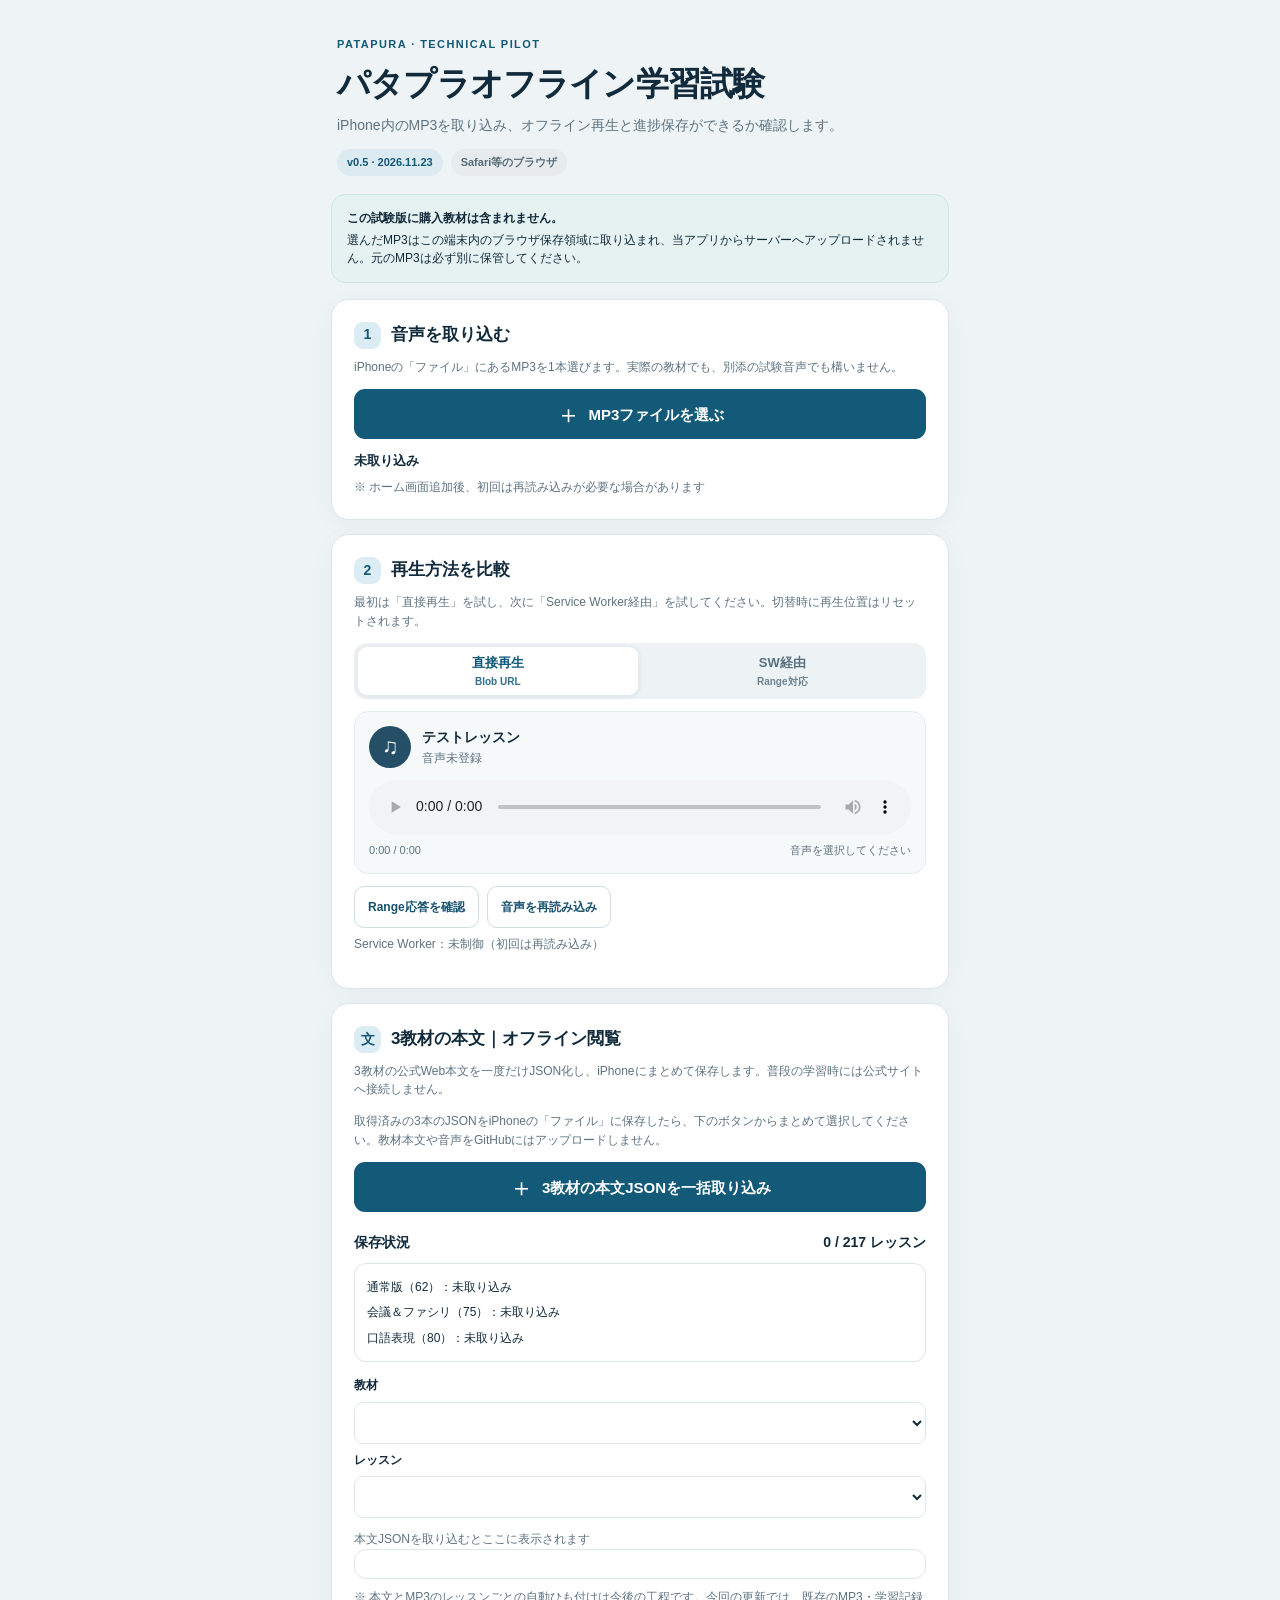
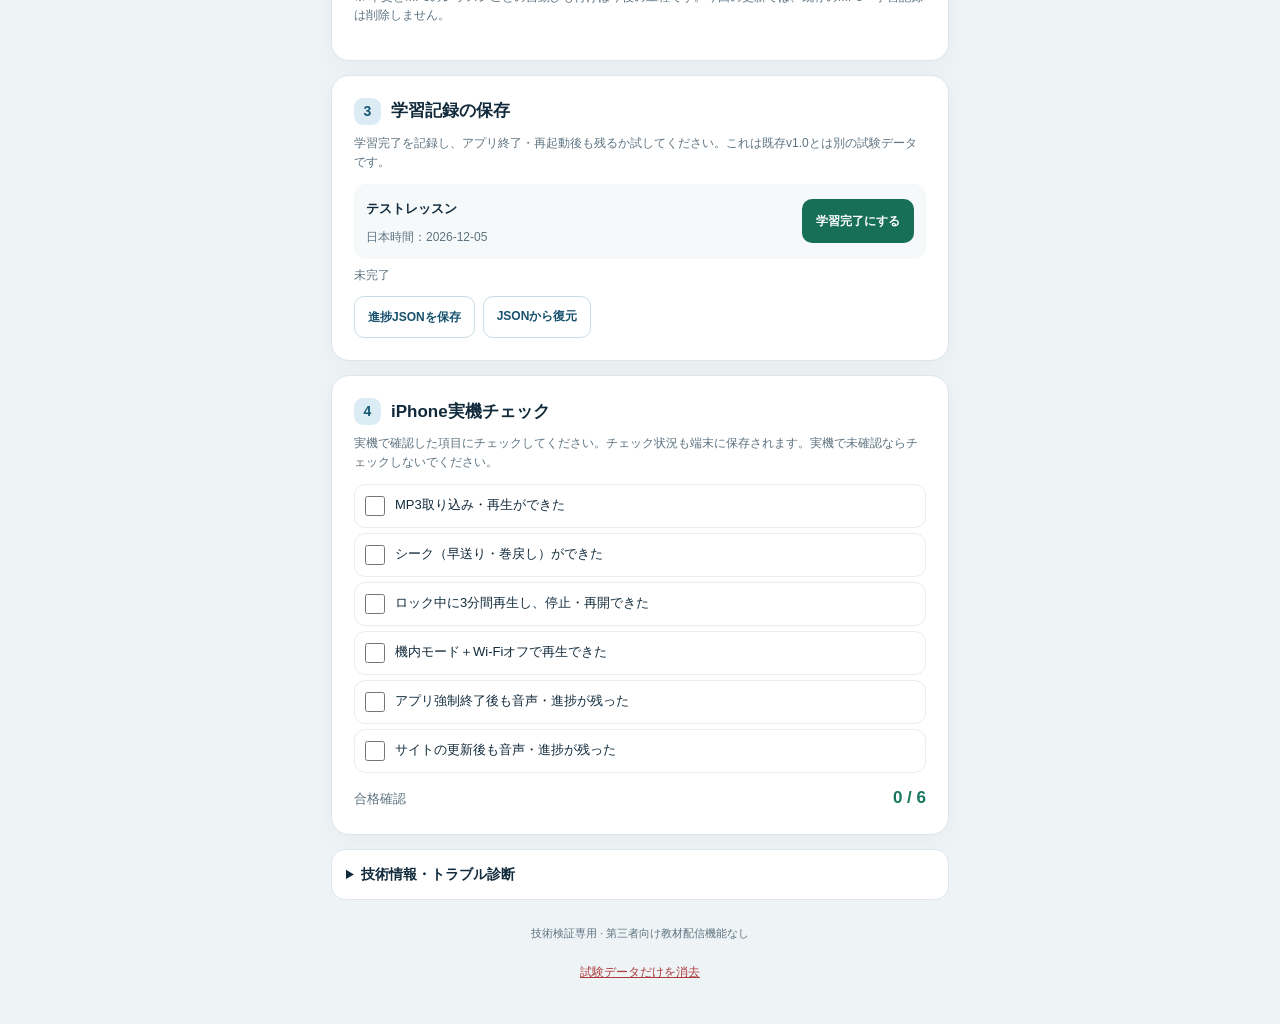
<file: index.html>
<!doctype html>
<html lang="ja">
<head>
<meta charset="utf-8">
<meta name="viewport" content="width=device-width,initial-scale=1,viewport-fit=cover">
<meta name="theme-color" content="#123d59">
<meta name="apple-mobile-web-app-capable" content="yes">
<meta name="apple-mobile-web-app-status-bar-style" content="default">
<meta name="apple-mobile-web-app-title" content="パタプラ試験">
<meta name="description" content="本人の端末内音声を取り込み、PWA再生を検証する個人用試験アプリ。">
<link rel="manifest" href="./manifest.webmanifest">
<link rel="apple-touch-icon" href="./icon.svg">
<link rel="icon" href="./icon.svg">
<link rel="stylesheet" href="./style.css">
<title>今日のパタプラ｜音声PWA実機試験</title>
</head>
<body>
<main class="wrap">
<header class="header">
 <div class="header-kicker">PATAPURA · TECHNICAL PILOT</div>
 <h1>パタプラオフライン学習試験</h1>
 <p>iPhone内のMP3を取り込み、オフライン再生と進捗保存ができるか確認します。</p>
 <div class="status-row"><span class="tag">v0.5 · 2026.11.23</span><span id="modeLabel" class="tag tag-muted">起動環境を確認中</span></div>
</header>
<section class="notice" aria-label="注意"><strong>この試験版に購入教材は含まれません。</strong> 選んだMP3はこの端末内のブラウザ保存領域に取り込まれ、当アプリからサーバーへアップロードされません。元のMP3は必ず別に保管してください。</section>
<section class="panel" aria-labelledby="sec1">
 <div class="step-head"><span class="num">1</span><h2 id="sec1">音声を取り込む</h2></div>
 <p class="hint">iPhoneの「ファイル」にあるMP3を1本選びます。実際の教材でも、別添の試験音声でも構いません。</p>
 <label for="audioFile" class="file-input"> <span aria-hidden="true">＋</span> MP3ファイルを選ぶ </label>
 <input id="audioFile" class="visually-hidden" type="file" accept=".mp3,audio/mpeg,audio/mp3,audio/*">
 <div id="fileStatus" class="file-status" role="status">未取り込み</div>
 <div id="storageStatus" class="small-muted"></div>
</section>
<section class="panel" aria-labelledby="sec2">
 <div class="step-head"><span class="num">2</span><h2 id="sec2">再生方法を比較</h2></div>
 <p class="hint">最初は「直接再生」を試し、次に「Service Worker経由」を試してください。切替時に再生位置はリセットされます。</p>
 <div class="segmented" role="group" aria-label="音声の読み込み方式">
   <button id="blobMode" class="selected" type="button" aria-pressed="true">直接再生 <small>Blob URL</small></button>
   <button id="swMode" type="button" aria-pressed="false">SW経由 <small>Range対応</small></button>
 </div>
 <div class="player-card">
  <div class="player-top"><span class="disc" aria-hidden="true">♫</span><div><strong>テストレッスン</strong><span id="trackTitle">音声未登録</span></div></div>
  <audio id="audioPlayer" controls preload="metadata" playsinline aria-label="テスト音声プレイヤー"></audio>
  <div class="audio-info"><span id="audioTime">0:00 / 0:00</span><span id="playbackState">音声を選択してください</span></div>
 </div>
 <div class="inline-actions"><button class="outline" id="rangeCheck" type="button">Range応答を確認</button><button class="outline" id="reloadAudio" type="button">音声を再読み込み</button></div>
 <p class="small-muted" id="swStatus">Service Worker状態：確認中</p>
</section>
<section class="panel" aria-labelledby="secOfflineLibrary">
 <div class="step-head"><span class="num">文</span><h2 id="secOfflineLibrary">3教材の本文｜オフライン閲覧</h2></div>
 <p class="hint">3教材の公式Web本文を一度だけJSON化し、iPhoneにまとめて保存します。普段の学習時には公式サイトへ接続しません。</p>
 <p class="hint">取得済みの3本のJSONをiPhoneの「ファイル」に保存したら、下のボタンからまとめて選択してください。教材本文や音声をGitHubにはアップロードしません。</p>
 <label class="file-input" for="offlineJsonFiles"><span aria-hidden="true">＋</span> 3教材の本文JSONを一括取り込み</label>
 <input id="offlineJsonFiles" class="visually-hidden" type="file" multiple accept=".json,application/json">
 <div class="study-reader-head"><strong>保存状況</strong><strong id="offlineTotalCount">0 / 217 レッスン</strong></div>
 <div id="offlineLibrarySummary" class="library-summary"></div>
 <div id="offlineImportStatus" class="small-muted" role="status"></div>
 <div class="library-pickers">
   <label for="offlineCourseSelect">教材</label>
   <select id="offlineCourseSelect" class="field" aria-label="閲覧する教材"></select>
   <label for="offlineLessonSelect">レッスン</label>
   <select id="offlineLessonSelect" class="field" aria-label="閲覧するレッスン"></select>
 </div>
 <div id="offlineLessonMeta" class="small-muted"></div>
 <div id="offlineLessonBody" class="study-reader"></div>
 <p class="hint">※ 本文とMP3のレッスンごとの自動ひも付けは今後の工程です。今回の更新では、既存のMP3・学習記録は削除しません。</p>
</section>
<section class="panel" aria-labelledby="sec3">
 <div class="step-head"><span class="num">3</span><h2 id="sec3">学習記録の保存</h2></div>
 <p class="hint">学習完了を記録し、アプリ終了・再起動後も残るか試してください。これは既存v1.0とは別の試験データです。</p>
 <div class="progress-card"><div><strong>テストレッスン</strong><span id="todayDate" class="small-muted"></span></div><button id="completeBtn" class="solid" type="button">学習完了にする</button></div>
 <div id="completeState" class="small-muted">未完了</div>
 <div class="inline-actions"><button class="outline" id="exportBackup" type="button">進捗JSONを保存</button><label for="backupFile" class="outline label-button">JSONから復元</label><input class="visually-hidden" type="file" id="backupFile" accept=".json,application/json"></div>
</section>
<section class="panel" aria-labelledby="sec4">
 <div class="step-head"><span class="num">4</span><h2 id="sec4">iPhone実機チェック</h2></div>
 <p class="hint">実機で確認した項目にチェックしてください。チェック状況も端末に保存されます。実機で未確認ならチェックしないでください。</p>
 <div class="check-list" id="checkList">
  <label><input type="checkbox" data-check="import"><span>MP3取り込み・再生ができた</span></label>
  <label><input type="checkbox" data-check="seek"><span>シーク（早送り・巻戻し）ができた</span></label>
  <label><input type="checkbox" data-check="lock"><span>ロック中に3分間再生し、停止・再開できた</span></label>
  <label><input type="checkbox" data-check="offline"><span>機内モード＋Wi-Fiオフで再生できた</span></label>
  <label><input type="checkbox" data-check="restart"><span>アプリ強制終了後も音声・進捗が残った</span></label>
  <label><input type="checkbox" data-check="update"><span>サイトの更新後も音声・進捗が残った</span></label>
 </div>
 <div class="pass-count"><span>合格確認</span><strong id="checkedCount">0 / 6</strong></div>
</section>
<details class="details"><summary>技術情報・トラブル診断</summary><div class="tech"><p id="diagnostics"></p><p class="small-muted">サービスワーカーが使えない場合は、HTTPSで開いてください。サイト初回起動後は再読み込みするとSW経由試験が可能になります。</p><div class="inline-actions"><button id="copyLog" class="outline" type="button">診断ログをコピー</button><button id="requestPersist" class="outline" type="button">保存保護を要求</button></div><pre id="log" aria-label="診断ログ"></pre></div></details>
<footer><p>技術検証専用 · 第三者向け教材配信機能なし</p><button id="resetData" type="button" class="danger-link">試験データだけを消去</button></footer>
<div id="toast" role="status" aria-live="polite" class="toast" hidden></div>
</main>
<script src="./app.js" defer></script>
<script src="./library.js" defer></script>
</body></html>
</file>
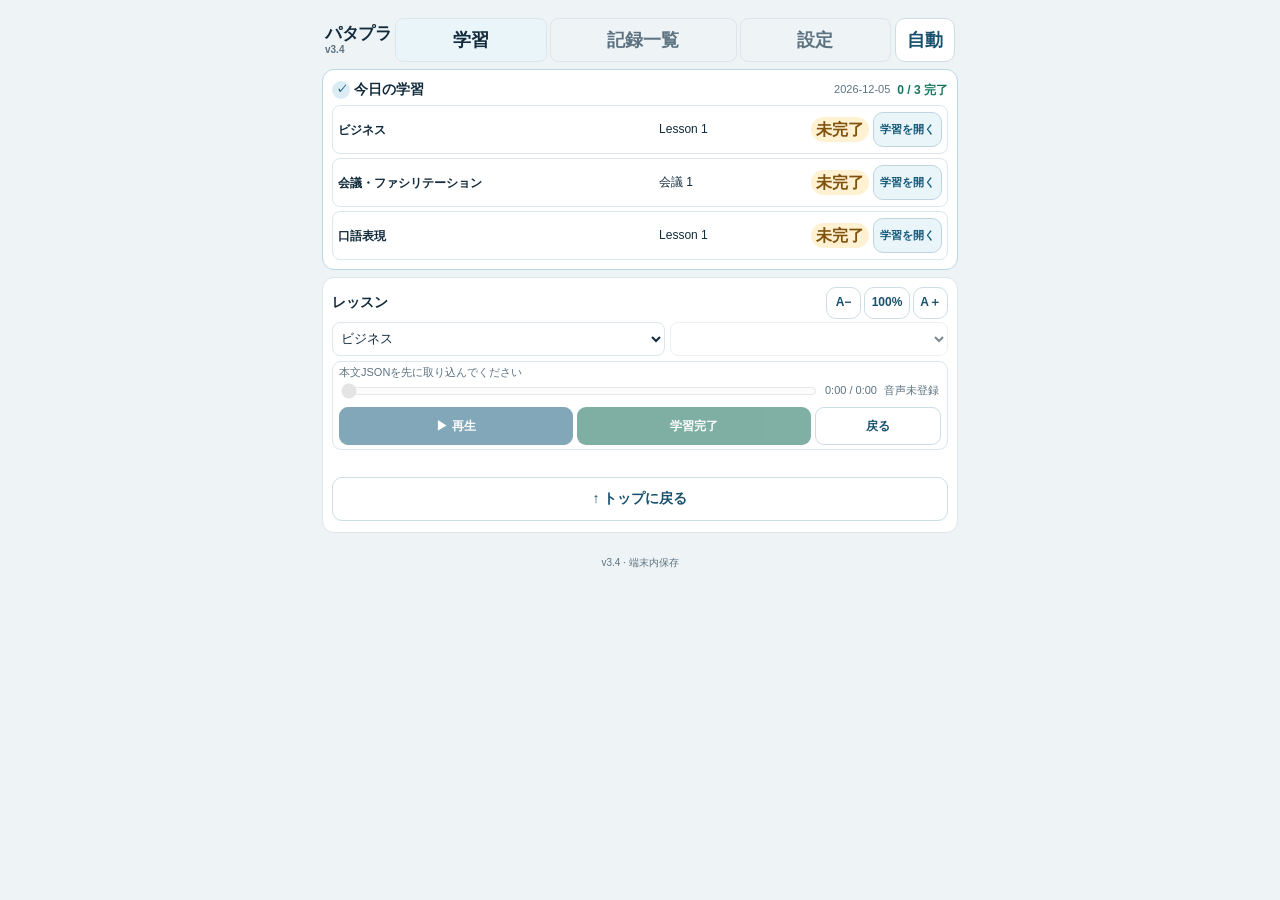
<file: preview-step3-20261123/index.html>
<!doctype html>
<html lang="ja">
<head>
<meta charset="utf-8">
<meta name="viewport" content="width=device-width,initial-scale=1,viewport-fit=cover">
<meta name="theme-color" content="#123d59">
<meta name="patapura-build" content="v34lightbackup-20261128">
<meta name="apple-mobile-web-app-capable" content="yes">
<meta name="apple-mobile-web-app-status-bar-style" content="default">
<meta name="apple-mobile-web-app-title" content="パタプラ">
<meta name="description" content="本人の端末内音声を取り込み、PWA再生を検証する個人用試験アプリ。">
<link rel="manifest" href="./manifest.webmanifest">
<link rel="apple-touch-icon" sizes="180x180" href="./apple-touch-icon.png?build=v34lightbackup-20261128">
<link rel="icon" type="image/png" sizes="180x180" href="./apple-touch-icon.png?build=v34lightbackup-20261128">
<script>try{var t=localStorage.getItem("patapura-theme")||"auto";if(!["auto","light","dark","sepia"].includes(t))t="auto";var resolved=t==="auto"?(matchMedia("(prefers-color-scheme: dark)").matches?"dark":"light"):t;document.documentElement.dataset.theme=resolved;document.querySelector('meta[name="theme-color"]').content=resolved==="dark"?"#000000":resolved==="sepia"?"#e9dcc3":"#eef3f5"}catch(e){}</script>
<link rel="stylesheet" href="./style_20261123.css?build=v34lightbackup-20261128">
<title>今日のパタプラ｜v3.4</title>
</head>
<body>
<main class="wrap">
<header class="header">
 <div class="compact-heading"><div class="header-brand"><h1>パタプラ</h1><span class="header-version">v3.4</span></div><nav class="top-nav" aria-label="画面切替"><button type="button" id="showStudy" aria-pressed="true">学習</button><button type="button" id="showRecords" aria-pressed="false">記録一覧</button><button type="button" id="showSettings" aria-pressed="false">設定</button></nav><button id="themeBtn" class="outline" type="button" aria-label="表示モードを変更">自動</button></div>
 <div class="status-row visually-hidden"><span id="modeLabel" class="tag tag-muted">起動環境を確認中</span></div>

</header>
<div id="studyView">
<section class="panel daily-panel" id="dailyPanel" aria-labelledby="dailyHeading">
 <div class="daily-heading-row">
  <div class="step-head"><span class="num">✓</span><h2 id="dailyHeading">今日の学習</h2></div>
  <div class="daily-summary"><span id="dailyDate">読み込み中</span><strong id="dailyCount">0 / 3 完了</strong></div>
 </div>
 <div id="dailyCards" class="daily-cards"></div>
 <p class="hint" id="dailyMessage"></p>
</section>
<section class="panel lesson-panel" aria-labelledby="secOfflineLibrary">
 <div class="lesson-heading-row">
  <h2 id="secOfflineLibrary" class="compact-title">レッスン</h2>
 <div class="round-row"><div class="font-controls" role="group" aria-label="本文の文字サイズ"><button id="fontMinus" type="button" class="outline" aria-label="本文の文字を小さく">A−</button><button id="fontReset" type="button" class="outline" aria-label="標準の文字サイズに戻す"><span id="fontPercent" aria-live="polite">100%</span></button><button id="fontPlus" type="button" class="outline" aria-label="本文の文字を大きく">A＋</button></div></div>
 </div>
 <div class="lesson-select-row">
   <label for="programSelect" class="visually-hidden">教材プログラム</label>
   <select id="programSelect" class="field" aria-label="3つの教材プログラム"><option value="business">ビジネス</option><option value="meeting_facilitation">会議・ファシリテーション</option><option value="colloquial">口語表現</option></select>
   <div id="trackDetailWrap" class="legacy-select" hidden><label for="offlineCourseSelect">内部教材区分</label>
   <select id="offlineCourseSelect" class="field" aria-label="会議編またはファシリテーション編"></select></div>
   <label for="offlineLessonSelect" class="legacy-select">内部レッスン</label>
   <select id="offlineLessonSelect" class="legacy-select" aria-label="内部レッスン"></select>
   <label for="unifiedLessonSelect" class="visually-hidden">レッスン</label>
   <select id="unifiedLessonSelect" class="field" aria-label="レッスン"></select>
 </div>
 <div id="offlineLessonMeta" class="visually-hidden"></div>

 <div class="lesson-player">
  <div class="audio-kind-row"><select id="audioKindSelect" aria-label="内部音声選択" hidden></select><span id="selectedAudioStatus" class="small-muted" role="status">未登録</span></div>
  <div class="player-card"><div class="player-top"><strong id="trackTitle">音声未登録</strong></div>
   <audio id="audioPlayer" preload="metadata" playsinline hidden aria-label="レッスン音声プレーヤー"></audio>
   <input id="audioSeek" class="audio-seek" type="range" min="0" max="1" step="0.1" value="0" aria-label="再生位置" disabled>
   <div class="audio-info"><span id="audioTime">0:00 / 0:00</span><span id="playbackState">音声未選択</span></div>
  </div>
 <div class="completion-panel" aria-label="学習完了">
 <span id="todayDate" class="visually-hidden"></span>
 <div id="studyActionSlot" class="study-action-slot">
  <div id="studyActions" class="study-actions" role="group" aria-label="学習操作">
   <button id="playAudio" class="play-action" type="button" disabled><span aria-hidden="true">▶</span> 再生</button>
   <button id="completeBtn" class="solid" type="button" disabled>学習完了</button>
   <button id="completeNextBtn" class="outline" type="button" aria-label="今日の学習へ戻る">戻る</button>
  </div>
 </div>
 <div id="completeState" class="visually-hidden">未完了</div>
 
</div>
 </div>
 <div id="offlineLessonBody" class="study-reader"></div>
 <button id="backToTop" class="outline back-to-top" type="button">↑ トップに戻る</button>
 
</section>

</div>
<section id="recordsView" class="panel" hidden aria-labelledby="recordsHeading">
 <div class="records-header"><h2 id="recordsHeading" class="compact-title">学習記録</h2><strong id="recordsTotal"></strong></div>
 <div id="recordTabs" class="record-tabs" aria-label="記録の教材"></div>
 <p id="recordSummary" class="small-muted"></p>
 <p class="small-muted">日付をタップすると記録を修正できます。</p>
 <details class="record-reset-box"><summary>学習記録のリセット</summary><p class="small-muted">全3周の完了記録・繰り越し予定・再生位置を初期化します。教材・音声・通知・表示設定は残ります。必要なら先に設定からバックアップしてください。</p><button id="resetLearningRecords" class="outline" type="button">学習記録だけをリセット</button></details>
 <div id="recordEdit" class="record-edit" hidden><strong id="recordEditTitle"></strong><label for="recordDate">学習日</label><input id="recordDate" type="date"><div class="record-edit-actions"><button id="recordSave" type="button" class="solid">保存</button><button id="recordClear" type="button" class="outline">記録を削除</button><button id="recordCancel" type="button" class="outline">閉じる</button></div><p id="recordEditStatus" class="small-muted" role="status"></p></div>
 <div class="record-scroll"><table class="records-table"><thead><tr><th scope="col">レッスン</th><th scope="col">1周目</th><th scope="col">2周目</th><th scope="col">3周目</th></tr></thead><tbody id="recordRows"></tbody></table></div>
</section>
<div id="settingsView" hidden>
<section class="panel" aria-label="アプリ更新"><h2 class="compact-title">アプリ更新</h2><button id="checkAppUpdate" class="outline" type="button">最新版を確認・更新する</button><p id="appUpdateStatus" class="small-muted" role="status">v3.4</p></section>
<section class="panel" aria-label="口語表現の音声設定"><div class="audio-pref"><label for="colloquialPreference"><strong>口語表現の復習音声</strong></label><select id="colloquialPreference" class="field"><option value="type_b">Type B</option><option value="type_c">Type C</option></select></div><p class="small-muted">全レッスンに共通して適用します。</p></section>
<section class="panel" aria-label="学習通知"><h2 class="compact-title">毎朝の学習通知（試験）</h2>
<p class="small-muted">朝3:00の通知をタップすると、このアプリを開きます。通知の登録は初回のみ必要です。</p>
<p id="pushState" class="small-muted" role="status" aria-live="polite">通知の利用条件を確認中…</p>
<div class="inline-actions"><button id="pushPrepare" class="outline" type="button" disabled>通知を準備</button><button id="pushAllow" class="solid" type="button" hidden disabled>通知を許可</button><button id="pushCopy" class="outline" type="button" hidden disabled>登録情報を安全にコピー</button><button id="pushStop" class="outline" type="button" hidden disabled>通知を停止</button></div>
<p id="pushHelp" class="small-muted" hidden>コピーした情報はGitHubのActions Secret「PATAPURA_PUSH_CONFIG」にだけ貼り付けます。チャット、メール、公開ファイルには貼らないでください。</p>
</section>
<section class="notice" aria-label="データ保管"><strong>教材はこのiPhone内に保存されます。</strong> 本文・音声・学習記録は既存の保存領域を引き継ぎます。ホーム画面アイコンや元のMP3は削除しないでください。</section>
<section class="panel" aria-label="教材の保存状況"><details class="study-setup-details"><summary>本文データの追加・再登録（必要なときだけ）</summary>
 <p class="hint">本文217件が保存済みなら再登録は不要です。新しい端末で利用する場合のみ統合JSONを選びます。</p>
 <label class="file-input" for="offlineJsonFiles">統合JSON（全217件）を取り込む</label>
 <input id="offlineJsonFiles" class="visually-hidden" type="file" accept=".json,application/json">
 </details>
 <div class="study-reader-head"><strong>保存状況</strong><strong id="offlineTotalCount">0 / 217 レッスン</strong></div>
 <div id="offlineLibrarySummary" class="library-summary"></div>
 <div id="offlineImportStatus" class="small-muted" role="status"></div>
 <details class="study-setup-details"><summary>軽量バックアップ・移行（音声なし）</summary><p class="hint">本文217件・学習記録・周回・繰越・再生位置・表示設定を1つのJSONに保存。MP3は元のフォルダから一括登録します。通知は別途登録します。バックアップは個人用です。公開・共有しないでください。</p><div class="inline-actions"><button id="fullBackupPrepare" class="outline" type="button">軽量バックアップを作成</button><a id="fullBackupSave" class="outline label-button" hidden>軽量JSONを保存</a><label for="fullBackupFile" class="outline label-button">空のアプリに復元</label><input id="fullBackupFile" class="visually-hidden" type="file" accept=".json,application/json"></div><p id="fullBackupStatus" class="small-muted" role="status"></p><p class="hint">旧BINの復元は不要です。旧アプリは復元・音声再生・通知を確認するまで削除しないでください。</p></details><details class="study-setup-details"><summary>学習記録のバックアップ・復元</summary><div class="inline-actions"><button class="outline" id="exportBackup" type="button">進捗JSONを保存</button><label for="backupFile" class="outline label-button">JSONから復元</label><input class="visually-hidden" type="file" id="backupFile" accept=".json,application/json"></div></details></section>
<details class="panel audio-import-details" id="audioImportPanel"><summary>MP3を追加・管理（必要なときだけ）</summary><div class="audio-import-content">
<div class="bulk-box">
 <h3>復習音声297本をフォルダから一括登録</h3>
 <p class="hint">iPhoneの「ファイル」で4教材が入った<strong>パタプラ資料</strong>フォルダを選びます。フォルダ名から教材を自動判別します。初回用音声・過去の試験フォルダは除外します。</p>
 <label for="bulkFolderFile" class="file-input">「パタプラ資料」フォルダを選ぶ</label>
 <input id="bulkFolderFile" class="visually-hidden" type="file" webkitdirectory directory multiple accept=".mp3,audio/mpeg">
 <p id="bulkStatus" role="status" class="small-muted">未選択。フォルダを選ぶと、登録前に音声数と不足を検査します。</p>
 <div id="bulkReport" class="library-summary"></div>
 <progress id="bulkProgress" class="import-progress" value="0" max="1"></progress>
 <div class="inline-actions">
 <button id="bulkConfirmBtn" type="button" class="solid" disabled>検査済みの復習MP3を登録開始</button>
 <button id="bulkCancelBtn" type="button" class="outline" disabled>中断</button>
 </div>
 <div id="bulkErrors" class="import-errors"></div>
 </div>
 <div class="step-head"><span class="num">2</span><h2 id="secAudioImport">個別教材のMP3登録（予備）</h2></div>
 <p class="hint">最初に取り込み先の教材区分を選び、その教材のMP3だけを複数選択してください。同じ名前の音声が別教材にもあるため、選択した区分を必ず確認してください。</p>
 <div class="library-pickers"><label for="audioImportCourse">取り込み先の教材区分</label><select id="audioImportCourse" class="field"><option value="">区分を選択してください</option></select></div>
 <label for="audioFile" class="file-input">この区分のMP3を複数選択</label><input id="audioFile" class="visually-hidden" type="file" multiple accept=".mp3,audio/mpeg">
 <progress id="audioImportProgress" class="import-progress" value="0" max="1"></progress>
 <div id="audioImportStatus" role="status" class="small-muted">未取り込み</div><button id="cancelAudioImport" class="outline" type="button" disabled>現在の1件の保存後に中断</button>
 <div id="audioImportErrors" class="import-errors study-error"></div><div id="fileStatus" class="small-muted"></div><div id="storageStatus" class="small-muted"></div>
</div></details>

<details class="panel study-qa-details" id="qaDetails"><summary>実機動作チェック（必要なときだけ）</summary>
 <div class="step-head"><span class="num">4</span><h2 id="sec4">iPhone実機チェック</h2></div>
 <p class="hint">実機で確認した項目にチェックしてください。チェック状況も端末に保存されます。実機で未確認ならチェックしないでください。</p>
 <div class="check-list" id="checkList">
  <label><input type="checkbox" data-check="import"><span>MP3取り込み・再生ができた</span></label>
  <label><input type="checkbox" data-check="seek"><span>シーク（早送り・巻戻し）ができた</span></label>
  <label><input type="checkbox" data-check="lock"><span>ロック中に3分間再生し、停止・再開できた</span></label>
  <label><input type="checkbox" data-check="offline"><span>機内モード＋Wi-Fiオフで再生できた</span></label>
  <label><input type="checkbox" data-check="restart"><span>アプリ強制終了後も音声・進捗が残った</span></label>
  <label><input type="checkbox" data-check="update"><span>サイトの更新後も音声・進捗が残った</span></label>
 </div>
 <div class="pass-count"><span>合格確認</span><strong id="checkedCount">0 / 6</strong></div>
</details>
<details class="details"><summary>技術情報・トラブル診断</summary><div class="tech"><p>通常は「直接再生」を使用します。SW経由はRange応答の比較試験用です。</p><div class="segmented"><button id="blobMode" class="selected" type="button" aria-pressed="true">直接再生</button><button id="swMode" type="button" aria-pressed="false">SW経由</button></div><div class="inline-actions"><button class="outline" id="rangeCheck" type="button">Range応答を確認</button><button class="outline" id="reloadAudio" type="button">音声を再読み込み</button></div><p id="swStatus" class="small-muted"></p><p id="diagnostics"></p><p class="small-muted">サービスワーカーが使えない場合は、HTTPSで開いてください。サイト初回起動後は再読み込みするとSW経由試験が可能になります。</p><div class="inline-actions"><button id="copyLog" class="outline" type="button">診断ログをコピー</button><button id="requestPersist" class="outline" type="button">保存保護を要求</button></div><pre id="log" aria-label="診断ログ"></pre><div class="maintenance-danger"><p>データを消去すると音声・本文・学習記録を失います。通常は使用しないでください。</p><button id="resetData" type="button" class="danger-link">試験データだけを消去</button></div></div></details>
</div>
<footer><p>v3.4 · 端末内保存</p></footer>
<div id="toast" role="status" aria-live="polite" class="toast" hidden></div>
<div id="fullBackupCover" role="status" aria-live="polite" hidden></div></main>
<script src="./core_20261123.js?build=v34lightbackup-20261128" defer></script>
<script src="./daily_core_20261123.js?build=v34lightbackup-20261128" defer></script>
<script src="./app_20261123.js?build=v34lightbackup-20261128" defer></script>
<script src="./library_20261123.js?build=v34lightbackup-20261128" defer></script>
<script src="./daily_20261123.js?build=v34lightbackup-20261128" defer></script>
<script src="./push_20261124.js?build=v34lightbackup-20261128" defer></script>
<script src="./bulk_folder_core_20261123.js?build=v34lightbackup-20261128" defer></script>
<script src="./bulk_folder_20261123.js?build=v34lightbackup-20261128" defer></script>
<script src="./backup_20261128.js?build=v34lightbackup-20261128" defer></script>
</body></html>
</file>
<file: style.css>
:root{color-scheme:light;--bg:#eef3f5;--paper:#fff;--ink:#122b3c;--muted:#5d7381;--line:#dce6eb;--blue:#125878;--blue-light:#eaf5fa;--green:#17775d;--green-bg:#eaf8f2}*{box-sizing:border-box}html{font-size:16px}body{margin:0;background:var(--bg);color:var(--ink);font-family:-apple-system,BlinkMacSystemFont,"Hiragino Sans","Yu Gothic",Meiryo,sans-serif;line-height:1.55;-webkit-text-size-adjust:100%}button,input{font:inherit}button,.label-button,.file-input{cursor:pointer}button:focus-visible,input:focus-visible,.file-input:focus-visible{outline:3px solid #5ab3d4;outline-offset:3px}.wrap{max-width:650px;margin:auto;padding:env(safe-area-inset-top) 16px calc(42px + env(safe-area-inset-bottom))}.header{padding:24px 6px 12px}.header-kicker{font-size:11px;font-weight:800;letter-spacing:.13em;color:var(--blue)}.header h1{font-size:29px;margin:5px 0 4px;letter-spacing:-.025em}.header p{font-size:14px;color:var(--muted);margin:6px 0 12px}.status-row{display:flex;gap:8px;flex-wrap:wrap}.tag{display:inline-flex;padding:5px 10px;border-radius:99px;background:#dcebf2;color:#125878;font-size:11px;font-weight:700}.tag-muted{background:#e7ebee;color:#566a76}.notice{padding:14px 15px;background:#e6f2f1;border:1px solid #cfe5e2;border-radius:14px;font-size:12px;margin:6px 0 16px}.notice strong{display:block;margin-bottom:3px}.panel{background:var(--paper);border:1px solid var(--line);border-radius:18px;padding:18px;margin:14px 0;box-shadow:0 5px 25px rgba(15,53,73,.035)}.step-head{display:flex;gap:10px;align-items:center}.step-head h2{font-size:17px;margin:0;font-weight:800}.num{width:27px;height:27px;border-radius:9px;background:#dcecf4;color:#155774;display:grid;place-items:center;font-weight:900;font-size:14px;flex-shrink:0}.hint{font-size:12px;color:var(--muted);margin:9px 0 13px}.file-input{display:flex;align-items:center;justify-content:center;gap:8px;background:#135978;color:#fff;border-radius:11px;min-height:50px;font-weight:800;font-size:15px}.file-input span{font-size:25px;font-weight:400}.visually-hidden{position:absolute;width:1px;height:1px;padding:0;overflow:hidden;clip:rect(0,0,0,0);white-space:nowrap;border:0}.file-status{font-size:13px;margin-top:12px;font-weight:700;overflow-wrap:anywhere}.small-muted{font-size:12px;color:var(--muted);margin-top:7px;overflow-wrap:anywhere}.segmented{display:grid;grid-template-columns:1fr 1fr;padding:4px;gap:5px;background:#edf2f5;border-radius:12px}.segmented button{min-height:48px;border:0;background:transparent;color:#567080;border-radius:9px;font-size:13px;font-weight:800}.segmented button small{font-size:10px;font-weight:600;display:block;opacity:.85}.segmented button.selected{background:#fff;color:#0e5678;box-shadow:0 1px 6px rgba(18,43,60,.09)}.player-card{background:#f6f9fa;border:1px solid #e5ecf0;border-radius:14px;padding:14px;margin-top:12px}.player-top{display:flex;align-items:center;gap:11px;margin-bottom:12px}.player-top strong{display:block;font-size:14px}.player-top span:not(.disc){display:block;font-size:12px;color:var(--muted);max-width:250px;overflow:hidden;text-overflow:ellipsis;white-space:nowrap}.disc{display:grid;place-items:center;width:42px;height:42px;color:#fff;background:#244f67;border-radius:50%;font-size:22px}.player-card audio{width:100%;display:block}.audio-info{display:flex;justify-content:space-between;align-items:center;flex-wrap:wrap;gap:6px;margin:8px 0 0;font-size:11px;color:var(--muted);font-variant-numeric:tabular-nums}.inline-actions{display:flex;flex-wrap:wrap;gap:8px;margin-top:12px}.outline,.label-button{border:1px solid #cddde5;border-radius:10px;background:#fff;color:#17516e;font-size:12px;font-weight:700;padding:10px 13px;min-height:42px;text-align:center;text-decoration:none}.progress-card{background:#f6f9fa;border-radius:12px;padding:12px;display:flex;justify-content:space-between;align-items:center;gap:8px}.progress-card strong{font-size:13px}.progress-card span{display:block}.solid{background:#176f58;color:#fff;border:0;border-radius:10px;padding:11px 14px;font-weight:800;font-size:12px;min-height:44px}.solid.done{background:#e5f4ec;color:#1b7659}.check-list{display:grid;gap:5px}.check-list label{display:flex;align-items:flex-start;gap:10px;padding:11px 10px;border:1px solid #e7edf1;border-radius:11px;font-size:13px;line-height:1.45}.check-list label:has(input:checked){border-color:#bde0d1;background:#f0faf5}.check-list input{width:20px;height:20px;flex-shrink:0;margin:0;accent-color:#197659}.pass-count{display:flex;justify-content:space-between;align-items:center;font-size:13px;margin-top:12px;color:var(--muted)}.pass-count strong{font-size:17px;color:var(--green)}.details{margin-top:12px;border:1px solid var(--line);background:var(--paper);border-radius:14px;padding:14px}.details>summary{cursor:pointer;font-weight:800;font-size:14px}.tech{margin-top:12px}.tech p{font-size:12px;color:var(--muted)}.tech pre{background:#12283a;color:#d2e9f3;border-radius:10px;padding:12px;white-space:pre-wrap;overflow-wrap:anywhere;font-size:10px;line-height:1.6;max-height:230px;overflow:auto}footer{text-align:center;padding-top:14px;color:var(--muted);font-size:11px}.danger-link{border:0;color:#ad3b3b;background:transparent;text-decoration:underline;font-size:12px;margin-top:8px}.toast{position:fixed;bottom:max(16px,env(safe-area-inset-bottom));left:50%;transform:translateX(-50%);max-width:calc(100% - 30px);width:max-content;background:#102e42;color:white;border-radius:11px;padding:12px 15px;font-size:13px;box-shadow:0 5px 24px rgba(0,0,0,.2);z-index:20}.toast[hidden]{display:none}@media(min-width:600px){.header{padding-top:36px}.panel{padding:22px}.header h1{font-size:33px}}@media(prefers-color-scheme:dark){:root{color-scheme:dark;--bg:#111e28;--paper:#1a2c39;--ink:#e7f1f6;--muted:#a6bdcb;--line:#344c5b}.notice{background:#1c4244;border-color:#315b5d}.tag{background:#23495d;color:#a9e0f5}.tag-muted{background:#263b4a;color:#b8cfdb}.num{background:#284c5f;color:#b5dfee}.segmented{background:#102532}.segmented button{color:#b0cad7}.segmented button.selected{background:#32546a;color:#f4faff}.player-card,.progress-card{background:#203745;border-color:#345261}.outline,.label-button{background:#203847;color:#c0e2f3;border-color:#466071}.check-list label{border-color:#355060}.check-list label:has(input:checked){border-color:#407e67;background:#203d36}.solid.done{background:#234f3e;color:#a5e7ca}.pass-count strong{color:#8de0bb}}

/* Local text reader: purchased material is held only in the user's browser storage. */
.lesson-field-label{display:block;font-weight:800;font-size:13px;margin:16px 0 7px}
.lesson-paste{width:100%;min-height:105px;border:1px solid var(--line);border-radius:12px;background:var(--paper);color:var(--ink);font:inherit;font-size:13px;line-height:1.6;padding:12px;resize:vertical}
.lesson-paste:focus-visible{outline:3px solid #5ab3d4;outline-offset:2px}
.study-error{color:#a73f32!important;font-weight:700}
.study-reader-head{display:flex;flex-wrap:wrap;gap:6px;align-items:center;justify-content:space-between;margin:20px 0 9px}
.study-reader-head strong{font-size:14px}
.study-reader-head .small-muted{margin:0}
.study-reader{background:var(--paper);border:1px solid var(--line);border-radius:12px;padding:14px;max-height:none}
.lesson-heading{font-size:18px;margin:2px 0 13px;line-height:1.4}
.lesson-introduction{font-size:13px;background:var(--blue-light);border-radius:10px;padding:12px;line-height:1.8;white-space:pre-wrap}
.study-section{padding:14px 0;border-top:1px solid var(--line)}
.study-section h4{margin:0 0 11px;font-size:15px;line-height:1.5;color:var(--blue)}
.study-line{margin:0 0 9px;font-size:14px;line-height:1.75;white-space:pre-wrap;overflow-wrap:anywhere}
.study-en{font-family:-apple-system,BlinkMacSystemFont,"Helvetica Neue",Arial,sans-serif;font-size:15px}
.study-ja{color:var(--muted);font-size:13px}
.study-label{font-weight:800;background:var(--blue-light);border-left:3px solid var(--blue);padding:6px 9px;border-radius:4px}
@media(prefers-color-scheme:dark){.lesson-introduction,.study-label{background:#244454}.study-error{color:#ffa193!important}}

/* Three-course offline library v0.5 */
.library-summary{border:1px solid var(--line);border-radius:12px;padding:8px 12px;margin:8px 0 12px;background:var(--paper)}
.library-summary-line{margin:5px 0;font-size:12px;line-height:1.7}
.library-pickers{display:grid;grid-template-columns:1fr;gap:7px;margin:14px 0 12px}
.library-pickers label{font-size:12px;font-weight:800}
.library-pickers .field{width:100%;min-height:42px;border:1px solid var(--line);background:var(--paper);color:var(--ink);border-radius:9px;padding:9px 12px;font-size:14px}
.study-phase{display:inline-flex;margin:13px 0 4px;padding:5px 11px;background:var(--blue-light);color:var(--blue);border-radius:99px;font-size:12px;font-weight:800}
@media(prefers-color-scheme:dark){.study-phase{background:#244454;color:#b5dfee}}
</file>
<file: preview-step3-20261123/style_20261123.css>
/* build:v34lightbackup-20261128 */
:root{color-scheme:light;--bg:#eef3f5;--paper:#fff;--ink:#122b3c;--muted:#5d7381;--line:#dce6eb;--blue:#125878;--blue-light:#eaf5fa;--green:#17775d;--green-bg:#eaf8f2}*{box-sizing:border-box}html{font-size:16px}body{margin:0;background:var(--bg);color:var(--ink);font-family:-apple-system,BlinkMacSystemFont,"Hiragino Sans","Yu Gothic",Meiryo,sans-serif;line-height:1.55;-webkit-text-size-adjust:100%}button,input{font:inherit}button,.label-button,.file-input{cursor:pointer}button:focus-visible,input:focus-visible,.file-input:focus-visible{outline:3px solid #5ab3d4;outline-offset:3px}.wrap{max-width:650px;margin:auto;padding:env(safe-area-inset-top) 16px calc(42px + env(safe-area-inset-bottom))}.header{padding:24px 6px 12px}.header-kicker{font-size:11px;font-weight:800;letter-spacing:.13em;color:var(--blue)}.header h1{font-size:29px;margin:5px 0 4px;letter-spacing:-.025em}.header p{font-size:14px;color:var(--muted);margin:6px 0 12px}.status-row{display:flex;gap:8px;flex-wrap:wrap}.tag{display:inline-flex;padding:5px 10px;border-radius:99px;background:#dcebf2;color:#125878;font-size:11px;font-weight:700}.tag-muted{background:#e7ebee;color:#566a76}.notice{padding:14px 15px;background:#e6f2f1;border:1px solid #cfe5e2;border-radius:14px;font-size:12px;margin:6px 0 16px}.notice strong{display:block;margin-bottom:3px}.panel{background:var(--paper);border:1px solid var(--line);border-radius:18px;padding:18px;margin:14px 0;box-shadow:0 5px 25px rgba(15,53,73,.035)}.step-head{display:flex;gap:10px;align-items:center}.step-head h2{font-size:17px;margin:0;font-weight:800}.num{width:27px;height:27px;border-radius:9px;background:#dcecf4;color:#155774;display:grid;place-items:center;font-weight:900;font-size:14px;flex-shrink:0}.hint{font-size:12px;color:var(--muted);margin:9px 0 13px}.file-input{display:flex;align-items:center;justify-content:center;gap:8px;background:#135978;color:#fff;border-radius:11px;min-height:50px;font-weight:800;font-size:15px}.file-input span{font-size:25px;font-weight:400}.visually-hidden{position:absolute;width:1px;height:1px;padding:0;overflow:hidden;clip:rect(0,0,0,0);white-space:nowrap;border:0}.file-status{font-size:13px;margin-top:12px;font-weight:700;overflow-wrap:anywhere}.small-muted{font-size:12px;color:var(--muted);margin-top:7px;overflow-wrap:anywhere}.segmented{display:grid;grid-template-columns:1fr 1fr;padding:4px;gap:5px;background:#edf2f5;border-radius:12px}.segmented button{min-height:48px;border:0;background:transparent;color:#567080;border-radius:9px;font-size:13px;font-weight:800}.segmented button small{font-size:10px;font-weight:600;display:block;opacity:.85}.segmented button.selected{background:#fff;color:#0e5678;box-shadow:0 1px 6px rgba(18,43,60,.09)}.player-card{background:#f6f9fa;border:1px solid #e5ecf0;border-radius:14px;padding:14px;margin-top:12px}.player-top{display:flex;align-items:center;gap:11px;margin-bottom:12px}.player-top strong{display:block;font-size:14px}.player-top span:not(.disc){display:block;font-size:12px;color:var(--muted);max-width:250px;overflow:hidden;text-overflow:ellipsis;white-space:nowrap}.disc{display:grid;place-items:center;width:42px;height:42px;color:#fff;background:#244f67;border-radius:50%;font-size:22px}.player-card audio{width:100%;display:block}.audio-info{display:flex;justify-content:space-between;align-items:center;flex-wrap:wrap;gap:6px;margin:8px 0 0;font-size:11px;color:var(--muted);font-variant-numeric:tabular-nums}.inline-actions{display:flex;flex-wrap:wrap;gap:8px;margin-top:12px}.outline,.label-button{border:1px solid #cddde5;border-radius:10px;background:#fff;color:#17516e;font-size:12px;font-weight:700;padding:10px 13px;min-height:42px;text-align:center;text-decoration:none}.progress-card{background:#f6f9fa;border-radius:12px;padding:12px;display:flex;justify-content:space-between;align-items:center;gap:8px}.progress-card strong{font-size:13px}.progress-card span{display:block}.solid{background:#176f58;color:#fff;border:0;border-radius:10px;padding:11px 14px;font-weight:800;font-size:12px;min-height:44px}.solid.done{background:#e5f4ec;color:#1b7659}.check-list{display:grid;gap:5px}.check-list label{display:flex;align-items:flex-start;gap:10px;padding:11px 10px;border:1px solid #e7edf1;border-radius:11px;font-size:13px;line-height:1.45}.check-list label:has(input:checked){border-color:#bde0d1;background:#f0faf5}.check-list input{width:20px;height:20px;flex-shrink:0;margin:0;accent-color:#197659}.pass-count{display:flex;justify-content:space-between;align-items:center;font-size:13px;margin-top:12px;color:var(--muted)}.pass-count strong{font-size:17px;color:var(--green)}.details{margin-top:12px;border:1px solid var(--line);background:var(--paper);border-radius:14px;padding:14px}.details>summary{cursor:pointer;font-weight:800;font-size:14px}.tech{margin-top:12px}.tech p{font-size:12px;color:var(--muted)}.tech pre{background:#12283a;color:#d2e9f3;border-radius:10px;padding:12px;white-space:pre-wrap;overflow-wrap:anywhere;font-size:10px;line-height:1.6;max-height:230px;overflow:auto}footer{text-align:center;padding-top:14px;color:var(--muted);font-size:11px}.danger-link{border:0;color:#ad3b3b;background:transparent;text-decoration:underline;font-size:12px;margin-top:8px}.toast{position:fixed;bottom:max(16px,env(safe-area-inset-bottom));left:50%;transform:translateX(-50%);max-width:calc(100% - 30px);width:max-content;background:#102e42;color:white;border-radius:11px;padding:12px 15px;font-size:13px;box-shadow:0 5px 24px rgba(0,0,0,.2);z-index:20}.toast[hidden]{display:none}@media(min-width:600px){.header{padding-top:36px}.panel{padding:22px}.header h1{font-size:33px}}html[data-theme="dark"]{color-scheme:dark;--bg:#111e28;--paper:#1a2c39;--ink:#e7f1f6;--muted:#a6bdcb;--line:#344c5b}html[data-theme="dark"] .notice{background:#1c4244;border-color:#315b5d}html[data-theme="dark"] .tag{background:#23495d;color:#a9e0f5}html[data-theme="dark"] .tag-muted{background:#263b4a;color:#b8cfdb}html[data-theme="dark"] .num{background:#284c5f;color:#b5dfee}html[data-theme="dark"] .segmented{background:#102532}html[data-theme="dark"] .segmented button{color:#b0cad7}html[data-theme="dark"] .segmented button.selected{background:#32546a;color:#f4faff}html[data-theme="dark"] .player-card,html[data-theme="dark"] .progress-card{background:#203745;border-color:#345261}html[data-theme="dark"] .outline,html[data-theme="dark"] .label-button{background:#203847;color:#c0e2f3;border-color:#466071}html[data-theme="dark"] .check-list label{border-color:#355060}html[data-theme="dark"] .check-list label:has(input:checked){border-color:#407e67;background:#203d36}html[data-theme="dark"] .solid.done{background:#234f3e;color:#a5e7ca}html[data-theme="dark"] .pass-count strong{color:#8de0bb}

/* Local text reader: purchased material is held only in the user's browser storage. */
.lesson-field-label{display:block;font-weight:800;font-size:13px;margin:16px 0 7px}
.lesson-paste{width:100%;min-height:105px;border:1px solid var(--line);border-radius:12px;background:var(--paper);color:var(--ink);font:inherit;font-size:13px;line-height:1.6;padding:12px;resize:vertical}
.lesson-paste:focus-visible{outline:3px solid #5ab3d4;outline-offset:2px}
.study-error{color:#a73f32!important;font-weight:700}
.study-reader-head{display:flex;flex-wrap:wrap;gap:6px;align-items:center;justify-content:space-between;margin:20px 0 9px}
.study-reader-head strong{font-size:14px}
.study-reader-head .small-muted{margin:0}
.study-reader{background:var(--paper);border:1px solid var(--line);border-radius:12px;padding:14px;max-height:none}
.lesson-heading{font-size:18px;margin:2px 0 13px;line-height:1.4}
.lesson-introduction{font-size:13px;background:var(--blue-light);border-radius:10px;padding:12px;line-height:1.8;white-space:pre-wrap}
.study-section{padding:14px 0;border-top:1px solid var(--line)}
.study-section h4{margin:0 0 11px;font-size:15px;line-height:1.5;color:var(--blue)}
.study-line{margin:0 0 9px;font-size:14px;line-height:1.75;white-space:pre-wrap;overflow-wrap:anywhere}
.study-en{font-family:-apple-system,BlinkMacSystemFont,"Helvetica Neue",Arial,sans-serif;font-size:15px}
.study-ja{color:var(--muted);font-size:13px}
.study-label{font-weight:800;background:var(--blue-light);border-left:3px solid var(--blue);padding:6px 9px;border-radius:4px}
html[data-theme="dark"] .lesson-introduction,html[data-theme="dark"] .study-label{background:#244454}html[data-theme="dark"] .study-error{color:#ffa193!important}

/* Three-course offline library v0.5 */
.library-summary{border:1px solid var(--line);border-radius:12px;padding:8px 12px;margin:8px 0 12px;background:var(--paper)}
.library-summary-line{margin:5px 0;font-size:12px;line-height:1.7}
.library-pickers{display:grid;grid-template-columns:1fr;gap:7px;margin:14px 0 12px}
.library-pickers label{font-size:12px;font-weight:800}
.library-pickers .field{width:100%;min-height:42px;border:1px solid var(--line);background:var(--paper);color:var(--ink);border-radius:9px;padding:9px 12px;font-size:14px}
.study-phase{display:inline-flex;margin:13px 0 4px;padding:5px 11px;background:var(--blue-light);color:var(--blue);border-radius:99px;font-size:12px;font-weight:800}
html[data-theme="dark"] .study-phase{background:#244454;color:#b5dfee}


/* v0.6 / 2026-11-23 */
.lesson-player{position:sticky;top:0;z-index:5;background:var(--paper);border:1px solid var(--line);border-radius:12px;padding:10px;margin:14px 0}.lesson-player .player-card{margin-top:4px;padding:8px}.lesson-player .player-top{margin-bottom:4px}.lesson-player select{min-height:40px;width:100%;font:inherit}.lesson-player .small-muted{margin:4px 0}.import-progress{width:100%;margin-top:10px}.import-errors{font-size:12px;max-height:180px;overflow:auto;overflow-wrap:anywhere}button:disabled,input:disabled,select:disabled{opacity:.55;cursor:default}

/* v0.7 daily three-course home. No changes to purchased content or audio storage. */
.header h1{font-size:clamp(25px,6vw,32px);line-height:1.25}
.daily-panel{border-color:#b9d7e5;background:linear-gradient(180deg,var(--paper),var(--paper))}
.daily-summary{display:flex;align-items:center;justify-content:space-between;gap:8px;margin:13px 0 12px;color:var(--muted);font-size:12px}
.daily-summary strong{color:var(--green);font-size:14px}
.daily-cards{display:grid;gap:10px}
.daily-card{padding:13px;border:1px solid var(--line);border-radius:13px;background:var(--paper);display:grid;gap:7px}
.daily-card.daily-done{border-color:#a7d9c0}
.daily-top{display:flex;align-items:center;justify-content:space-between;gap:8px}
.daily-top strong{font-size:15px}
.daily-state{background:var(--bg);border-radius:99px;padding:3px 9px;font-size:11px;font-weight:700;color:var(--muted)}
.daily-done .daily-state{background:#d8f1e4;color:#176648}
.daily-target{font-size:14px;margin:0;color:var(--ink)}
.daily-open{align-self:start;justify-self:start;padding:9px 18px;min-height:40px;border:1px solid #bed5e1;border-radius:10px;background:var(--blue-light);color:var(--blue);font-size:13px;font-weight:800}
.daily-links{display:flex;flex-wrap:wrap;gap:12px;font-size:12px;font-weight:700}
.daily-links a{color:var(--blue)}
.audio-import-details>summary{font-weight:800;font-size:15px;cursor:pointer}
.audio-import-content{margin-top:16px}
.lesson-text-details{margin-top:17px}
.lesson-text-details>summary{cursor:pointer;padding:12px;font-weight:800;border:1px solid var(--line);background:var(--bg);border-radius:10px;margin-bottom:7px}
.lesson-text-details:not([open]){margin-bottom:12px}
#trackDetailWrap[hidden]{display:none}
#trackDetailWrap label{display:block;margin-bottom:8px}
#trackDetailWrap{display:grid;gap:4px}
#secOfflineLibrary{scroll-margin-top:15px}
html[data-theme="dark"] .daily-card.daily-done{border-color:#326651}html[data-theme="dark"] .daily-done .daily-state{background:#214834;color:#9dd6b7}html[data-theme="dark"] .daily-open{background:#203e52;color:#c0e8fa;border-color:#42677c}

/* v0.8 folder-first bulk registration */
.bulk-box{border:1px solid var(--line);background:var(--bg);border-radius:13px;padding:14px;margin:12px 0 24px}
.bulk-box h3{font-size:16px;line-height:1.5;margin:0 0 6px}
.bulk-box .file-input{margin-top:12px}
.bulk-box .library-summary{margin-top:10px;background:var(--paper)}
.bulk-box .inline-actions{display:flex;flex-wrap:wrap}
.bulk-box .inline-actions .solid{font-size:13px;flex:1;min-width:195px}
.bulk-box .inline-actions .outline{min-width:80px}
.bulk-box #bulkReport:empty{display:none}

/* v0.9: compact daily actions, maintenance controls collapsed. */
.progress-card{align-items:stretch;flex-wrap:wrap}
.progress-actions{display:grid;gap:8px;flex:1 1 190px}
.progress-actions .solid{font-size:14px;min-height:48px}
.progress-actions .outline{font-size:12px;min-height:40px}
.study-setup-details{border-top:1px solid var(--line);margin:14px 0 10px;padding-top:10px}
.study-setup-details>summary,.study-qa-details>summary{cursor:pointer;font-weight:700;color:var(--muted);font-size:13px}
.study-setup-details>.file-input{margin:10px 0}
.maintenance-danger{border-top:1px solid var(--line);padding-top:10px;margin-top:12px}

/* v1.0 compact, three-screen study experience */
[hidden]{display:none!important}.legacy-select{display:none!important}.wrap{padding-left:7px;padding-right:7px;padding-bottom:calc(16px + env(safe-area-inset-bottom))}.header{padding:9px 3px 3px}.compact-heading{display:flex;align-items:center;justify-content:space-between;gap:6px}.header h1{font-size:22px;margin:0}.compact-heading .outline{min-height:34px;padding:5px 10px;font-size:12px}.status-row{gap:5px;margin:4px 0}.tag{font-size:10px;padding:2px 7px}.top-nav,.record-tabs{display:flex;gap:4px;padding:4px;background:var(--paper);border:1px solid var(--line);border-radius:10px;margin:7px 0}.top-nav button,.record-tabs button{flex:1;min-width:0;min-height:36px;border:0;border-radius:7px;background:transparent;color:var(--muted);font-size:13px;font-weight:700;padding:4px;overflow-wrap:anywhere}.top-nav button[aria-pressed="true"],.record-tabs button[aria-pressed="true"]{background:var(--blue);color:#fff}.panel{margin:7px 0;padding:9px;border-radius:12px;box-shadow:none}.step-head{gap:5px}.step-head .num{width:21px;height:21px;font-size:12px}.step-head h2,.compact-title{font-size:15px;margin:0}.daily-summary{margin:4px 0;font-size:11px}.daily-summary strong{font-size:13px}.daily-cards{gap:4px}.daily-card{display:grid;grid-template-columns:minmax(0,1.35fr) minmax(0,.8fr) auto auto;align-items:center;gap:4px;padding:6px 5px;border-radius:8px}.daily-top{display:block;min-width:0}.daily-top strong{font-size:12px;line-height:1.25;overflow-wrap:anywhere}.daily-target{font-size:12px;line-height:1.2;overflow-wrap:anywhere}.daily-state{font-size:10px;padding:2px 5px;white-space:nowrap}.daily-open{font-size:11px;min-height:35px;padding:4px 6px;justify-self:stretch;align-self:center;white-space:nowrap}.daily-panel .hint{margin:3px 0 0;font-size:11px}.daily-panel .hint:empty{display:none}.lesson-select-row{display:grid;grid-template-columns:minmax(0,1.2fr) minmax(0,1fr);gap:5px;margin:5px 0}.lesson-select-row select,.audio-kind-row select{min-width:0;max-width:100%;width:100%;min-height:38px;border:1px solid var(--line);border-radius:8px;background:var(--paper);color:var(--ink);font:inherit;font-size:13px;padding:4px}.lesson-player{margin:5px 0;padding:6px;border-radius:9px;top:0}.audio-kind-row{display:grid;grid-template-columns:minmax(0,1fr) minmax(0,1fr);align-items:center;gap:5px}.audio-kind-row .small-muted{font-size:11px;margin:0}.lesson-player .player-card{padding:4px;margin:3px 0 0}.player-top{display:none}.audio-info{margin:3px 0 0}.lesson-text-details{margin:5px 0}.lesson-text-details>summary{padding:5px 8px;margin:3px 0;font-size:13px}.study-reader{padding:5px 3px;border:0}.study-section{padding:7px 0}.study-section h4{margin:0 0 5px;line-height:1.45}.study-line{margin:0 0 5px;line-height:1.5;font-size:14px}.study-en{font-size:15px}.study-ja{font-size:13px}.study-phase{margin:5px 0 2px;padding:2px 7px}.lesson-heading{margin:2px 0 7px;font-size:17px}.lesson-introduction{padding:7px;line-height:1.5;margin:5px 0}.completion-panel .progress-card{padding:3px;background:transparent}.progress-actions{grid-template-columns:minmax(0,1.5fr) minmax(0,1fr);gap:5px}.progress-actions .solid,.progress-actions .outline{min-height:42px;font-size:12px;padding:5px}.completion-panel .small-muted{margin-top:3px}.records-header{display:flex;align-items:center;justify-content:space-between;font-size:13px}.record-tabs button{font-size:12px;line-height:1.2}.records-table{width:100%;border-collapse:collapse;font-size:13px;table-layout:fixed}.records-table th,.records-table td{border-bottom:1px solid var(--line);padding:6px 4px;text-align:left;overflow-wrap:anywhere}.records-table th{background:var(--bg);position:sticky;top:0;font-size:12px}.records-table th:first-child{width:13%}.records-table th:last-child{width:36%}.record-link{border:0;background:none;color:var(--blue);font:inherit;text-align:left;min-height:30px;padding:2px 0;text-decoration:underline}.record-complete td:last-child{color:var(--green);font-weight:700}.notice{margin:5px 0}.records-table td:last-child{font-variant-numeric:tabular-nums}.record-tabs{margin:5px 0}.record-tabs button:nth-child(2){flex:1.5}footer{padding-top:5px;font-size:10px}.header .tag-muted{display:none}html[data-theme="dark"]{--blue:#a4d8f0;--blue-light:#203f51;--green:#91ddba}html[data-theme="dark"] .top-nav button[aria-pressed="true"],html[data-theme="dark"] .record-tabs button[aria-pressed="true"]{background:#315c74;color:#fff}html[data-theme="dark"] .study-section h4,html[data-theme="dark"] .record-link{color:#a4d8f0}html[data-theme="dark"] .record-complete td:last-child{color:#91ddba}html[data-theme="dark"] .bulk-box{background:var(--bg)}

/* v1.1: three study rounds and explicit completion. */
.round-row{display:flex;align-items:center;gap:6px;justify-content:flex-end;margin:2px 0;font-size:12px;color:var(--muted)}.round-row select{font:inherit;color:var(--ink);background:var(--paper);border:1px solid var(--line);border-radius:7px;padding:4px 7px;min-height:30px}.audio-kind-row{grid-template-columns:minmax(0,1fr)}.audio-kind-row:has(>select:not([hidden])):has(>#selectedAudioStatus:not([hidden])){grid-template-columns:minmax(0,1fr) minmax(0,1fr)}.progress-actions{grid-template-columns:minmax(0,1fr) minmax(0,1fr)}.records-table th:first-child{width:28%}.records-table th:last-child{width:auto}.records-table th:not(:first-child),.records-table td:not(:first-child){text-align:center}.records-table td{padding:4px 2px}.records-table th{font-size:11px;padding:6px 2px}.record-date{font:inherit;font-size:11px;font-variant-numeric:tabular-nums;white-space:nowrap;border:0;border-radius:5px;min-height:38px;width:100%;color:var(--muted);background:transparent;padding:3px 0}.record-date.has-date{color:var(--green);font-weight:700;background:var(--blue-light)}.record-link{font-size:12px;min-height:38px}.record-edit{padding:9px;background:var(--bg);border:1px solid var(--line);border-radius:9px;margin:5px 0}.record-edit strong,.record-edit label{display:block;font-size:13px;margin:3px 0}.record-edit input{width:100%;min-height:40px;color:var(--ink);background:var(--paper);border:1px solid var(--line);border-radius:8px;padding:4px 8px;font:inherit;box-sizing:border-box}.record-edit-actions{display:flex;gap:5px;margin-top:7px}.record-edit-actions button{flex:1;min-width:0;padding:5px}.record-scroll{overflow-x:auto}.record-scroll .records-table{min-width:315px}

/* Keep completion and return directly under the audio controls while reading. */
.lesson-player .completion-panel{margin-top:3px;border-top:1px solid var(--line);padding-top:3px}.lesson-player .completion-panel .progress-card{padding:0;margin:0}.lesson-player .completion-panel .progress-actions button{min-height:38px}.lesson-player .completion-panel #completeState{margin:2px 0 0;font-size:11px}.lesson-player .completion-panel .progress-actions{flex-basis:100%}

/* v1.2: persistent reader font size and reversible completion. */
:root{--study-font-scale:1}.round-row{justify-content:space-between;flex-wrap:wrap;gap:4px}.font-controls{display:flex;align-items:center;gap:3px;margin-right:auto}.font-controls .outline{min-height:33px;min-width:35px;font-size:12px;padding:4px 6px;line-height:1.1}.font-controls #fontReset{min-width:46px;font-variant-numeric:tabular-nums}.round-row label{margin-left:auto}.study-reader .study-line{font-size:calc(14px * var(--study-font-scale))}.study-reader .study-en{font-size:calc(15px * var(--study-font-scale))}.study-reader .study-ja{font-size:calc(13px * var(--study-font-scale))}.study-reader .lesson-heading{font-size:calc(17px * var(--study-font-scale))}.study-reader .lesson-introduction{font-size:calc(13px * var(--study-font-scale))}.study-reader .study-section h4{font-size:calc(15px * var(--study-font-scale))}.study-reader .study-phase{font-size:calc(12px * var(--study-font-scale))}.completion-panel .solid.done{border:1px solid var(--line)}

/* v1.3: lean reader and settings-only voice preference. */
.round-row{justify-content:flex-start}.round-row .font-controls{margin-right:0}.back-to-top{display:block;width:100%;margin:10px 0 2px;min-height:44px;font-size:14px}.audio-pref{display:flex;justify-content:space-between;align-items:center;gap:8px}.audio-pref label{font-size:14px}.audio-pref select{font:inherit;font-size:14px;color:var(--ink);background:var(--paper);border:1px solid var(--line);border-radius:8px;min-height:42px;padding:6px 10px}.study-reader{margin-top:7px}.daily-top strong{word-break:normal;overflow-wrap:normal}.daily-card{grid-template-columns:minmax(0,1.5fr) minmax(0,.7fr) auto auto}

/* v3.4: large, simple audio controls; preserve compact sticky reader. */
.playback-controls{display:grid;grid-template-columns:1fr 1fr;gap:6px}.playback-controls button{display:flex;align-items:center;justify-content:center;gap:8px;min-height:52px;border-radius:9px;font-size:17px;font-weight:800;line-height:1.2;padding:6px;touch-action:manipulation}.playback-controls button span{font-size:21px}.play-action{background:#125878;color:#fff;border:1px solid #125878}.pause-action{background:var(--paper);color:var(--ink);border:1px solid var(--line)}html[data-theme="dark"] .play-action{background:#315c74;border-color:#49768d}.playback-controls button:disabled{opacity:.52}.audio-seek{display:block;width:100%;height:24px;margin:3px 0 0;accent-color:var(--blue);cursor:pointer}.audio-seek:disabled{opacity:.5;cursor:default}

/* v3.4: restore the complete top player; keep the compact two-button row. */
/* The standalone viewport already accounts for the default iOS status bar. Do not add a second fixed 56px inset. */
.lesson-player{position:sticky;top:env(safe-area-inset-top,0px);z-index:10}
.lesson-player::after{content:"";position:absolute;pointer-events:none;bottom:100%;left:0;right:0;height:var(--player-top-cover,0px);background:var(--paper)}
.lesson-player.is-stuck{--player-top-cover:env(safe-area-inset-top,0px)}
.study-action-slot{margin:3px 0}
.study-actions{display:grid;grid-template-columns:1fr 1fr;gap:6px;align-items:stretch}
.study-actions button{height:38px;min-height:38px;padding:5px 8px;font-size:12px;line-height:1.2;font-weight:800;border-radius:9px;touch-action:manipulation;white-space:nowrap}
.study-actions .play-action.is-playing{background:var(--paper);color:var(--ink);border-color:var(--line)}
.study-actions .play-action:disabled{opacity:.52}
.return-row{margin:4px 0 0}.return-row .outline{width:100%;min-height:32px;padding:4px;font-size:12px}

/* v3.4: compact top player; three actions share a single 38px row. */
.lesson-player{padding:4px 6px;margin:5px 0;line-height:1.2}
.lesson-player .player-card{margin:0;padding:0 2px 2px;border:0;background:transparent;box-shadow:none}
.lesson-player .audio-seek{display:block;width:100%;height:20px;margin:0;padding:0;cursor:pointer;accent-color:var(--blue)}
.lesson-player .audio-info{display:flex;justify-content:space-between;align-items:center;flex-wrap:nowrap;gap:4px;margin:0;font-size:11px;line-height:1.2}
.lesson-player #audioTime{white-space:nowrap;font-variant-numeric:tabular-nums}
.lesson-player #playbackState{min-width:0;text-align:right;overflow-wrap:anywhere}
.lesson-player .completion-panel{margin:2px 0 0;padding:0;border:0}
.lesson-player .study-action-slot{margin:0}
.lesson-player .study-actions{grid-template-columns:minmax(0,1fr) minmax(0,1fr) minmax(52px,.54fr);gap:4px}
.lesson-player .study-actions button{height:38px;min-height:38px;padding:4px 3px;font-size:12px;line-height:1.2;white-space:nowrap}
.lesson-player #completeNextBtn{padding:4px 3px}
.lesson-player #completeState.visually-hidden{margin:0;padding:0}

/* v3.4: seek, elapsed/total and playback state on one compact line. */
.lesson-player .player-card{display:grid;grid-template-columns:minmax(60px,1fr) auto;align-items:center;column-gap:8px;padding:0 2px 2px}
.lesson-player .audio-seek{min-width:0;width:100%;height:24px;margin:0}
.lesson-player .audio-info{justify-content:flex-end;gap:7px;min-width:0;white-space:nowrap;font-size:11px}
.lesson-player #playbackState{max-width:6.5em;white-space:nowrap;overflow:hidden;text-overflow:ellipsis}
@media(max-width:350px){.lesson-player .player-card{column-gap:4px}.lesson-player .audio-info{gap:4px;font-size:10px}.lesson-player #playbackState{max-width:5.5em}}

/* v3.4: condense only the study headings and lesson selectors; preserve daily cards. */
.daily-heading-row{display:flex;align-items:center;justify-content:space-between;gap:5px;margin:0 0 4px;min-width:0}
.daily-heading-row .step-head{flex:0 0 auto;gap:4px}
.daily-heading-row .step-head .num{width:18px;height:18px;font-size:11px}
.daily-heading-row .step-head h2{font-size:14px;white-space:nowrap}
.daily-heading-row .daily-summary{display:flex;align-items:center;justify-content:flex-end;gap:7px;margin:0;min-width:0;white-space:nowrap;font-variant-numeric:tabular-nums;font-size:11px}
.daily-heading-row .daily-summary strong{font-size:12px}
.lesson-heading-row{display:flex;align-items:center;justify-content:space-between;gap:6px;margin:0 0 3px}
.lesson-heading-row .compact-title{font-size:14px;white-space:nowrap}
.lesson-heading-row .round-row{margin:0;padding:0;justify-content:flex-end}
.lesson-heading-row .font-controls{gap:3px}
.lesson-heading-row .font-controls .outline{height:32px;min-height:32px;padding:3px 6px}
.lesson-panel .lesson-select-row{margin:0 0 4px}
.lesson-panel .lesson-select-row select{min-height:34px;padding:3px 4px}
@media(max-width:335px){.daily-heading-row{gap:3px}.daily-heading-row .step-head h2{font-size:12px}.daily-heading-row .daily-summary{gap:4px;font-size:10px}.daily-heading-row .daily-summary strong{font-size:11px}}

/* v3.4: neutral black reader and warm paper sepia, no layout changes. */
html[data-theme="dark"]{color-scheme:dark;--bg:#000000;--paper:#101010;--ink:#f0f0f0;--muted:#c0c0c0;--line:#3a3a3a;--blue:#b0d7f1;--blue-light:#202020;--green:#95e3ba}
html[data-theme="dark"] .notice{background:#13251f;border-color:#36564a}
html[data-theme="dark"] .tag,html[data-theme="dark"] .num{background:#282828;color:#e1e1e1}
html[data-theme="dark"] .tag-muted{background:#252525;color:#c6c6c6}
html[data-theme="dark"] .segmented{background:#171717}
html[data-theme="dark"] .segmented button{color:#c0c0c0}
html[data-theme="dark"] .segmented button.selected{background:#414141;color:#fff}
html[data-theme="dark"] .player-card,html[data-theme="dark"] .progress-card{background:#171717;border-color:#3a3a3a}
html[data-theme="dark"] .lesson-player .player-card{background:transparent;border:0}
html[data-theme="dark"] .outline,html[data-theme="dark"] .label-button,html[data-theme="dark"] .daily-open{background:#242424;color:#eeeeee;border-color:#505050}
html[data-theme="dark"] .lesson-introduction,html[data-theme="dark"] .study-label,html[data-theme="dark"] .study-phase{background:#242424;color:var(--ink)}
html[data-theme="dark"] .study-section h4,html[data-theme="dark"] .record-link{color:var(--blue)}
html[data-theme="dark"] .top-nav button[aria-pressed="true"],html[data-theme="dark"] .record-tabs button[aria-pressed="true"]{background:#393939;color:#fff}
html[data-theme="dark"] .play-action{background:#333333;border-color:#646464;color:#fff}
html[data-theme="dark"] .study-actions .play-action.is-playing{background:#202020;color:var(--ink);border-color:#505050}
html[data-theme="dark"] .daily-panel{border-color:#717171}
html[data-theme="dark"] .check-list label{border-color:#3a3a3a}
html[data-theme="sepia"]{color-scheme:light;--bg:#e9dcc3;--paper:#f5e9d2;--ink:#34291c;--muted:#655440;--line:#c5b291;--blue:#735026;--blue-light:#ebd9b9;--green:#315d46;--green-bg:#e3e8d2}
html[data-theme="sepia"] .notice{background:#ebe2c8;border-color:#c9b797}
html[data-theme="sepia"] .tag,html[data-theme="sepia"] .num,html[data-theme="sepia"] .tag-muted{background:#e2cfad;color:#65451e}
html[data-theme="sepia"] .outline,html[data-theme="sepia"] .label-button,html[data-theme="sepia"] .daily-open{background:#efe0c2;color:#5c401e;border-color:#bdab8b}
html[data-theme="sepia"] .daily-panel{border-color:#a68c65}
html[data-theme="sepia"] .segmented,html[data-theme="sepia"] .player-card,html[data-theme="sepia"] .progress-card{background:#ead9bb;border-color:#c5b291}
html[data-theme="sepia"] .lesson-player .player-card{background:transparent;border:0}
html[data-theme="sepia"] .segmented button{color:#655440}
html[data-theme="sepia"] .segmented button.selected{background:#f5e9d2;color:#5c401e}
html[data-theme="sepia"] .play-action{background:#76562f;border-color:#76562f;color:#fff}
html[data-theme="sepia"] .study-actions .play-action.is-playing{background:#efe0c2;color:#5c401e;border-color:#bdab8b}
html[data-theme="sepia"] .daily-card.daily-done{border-color:#9cae8e}
html[data-theme="sepia"] .daily-done .daily-state,html[data-theme="sepia"] .solid.done{background:#dfe6d0;color:#315d46}
html[data-theme="sepia"] .check-list label{border-color:#c5b291}
html[data-theme="sepia"] .check-list label:has(input:checked){border-color:#9cae8e;background:#e3e8d2}

/* v3.4: prominent completion states without changing the daily card height. */
.daily-card .daily-state{font-size:16px;font-weight:800;line-height:1.2;padding:3px 5px;text-align:center;background:#fff1d2;color:#80520b}
.daily-card.daily-done .daily-state{background:#d7f2e2;color:#145e3c}
html[data-theme="dark"] .daily-card .daily-state{background:#594015;color:#ffe1a0}
html[data-theme="dark"] .daily-card.daily-done .daily-state{background:#174a32;color:#a7f4c7}
html[data-theme="sepia"] .daily-card .daily-state{background:#f0d9a7;color:#754a11}
html[data-theme="sepia"] .daily-card.daily-done .daily-state{background:#dce7cd;color:#315d46}
@media(max-width:350px){.daily-card .daily-state{font-size:15px;padding:3px 4px}}

/* v3.4 compact navigation and catch-up labels. */
.header{padding:3px 3px 0}
.header .compact-heading{gap:5px;flex-wrap:wrap;justify-content:space-between}
.header h1{font-size:17px;white-space:nowrap;flex:0 0 auto}
.header .top-nav{flex:1 1 auto;min-width:0;margin:0;padding:0;border:0;background:transparent;gap:2px;justify-content:center}
.header .top-nav button{flex:0 0 auto;min-height:30px;font-size:11px;font-weight:600;padding:3px 5px;white-space:nowrap;color:var(--muted)}
.header .top-nav button[aria-pressed="true"]{background:var(--blue-light);color:var(--ink);font-weight:800}
.header #themeBtn{min-height:30px;font-size:11px;padding:3px 7px;white-space:nowrap}
.carry-label{display:block;font-size:10px;line-height:1.15;color:var(--muted);font-weight:700;white-space:nowrap}
.record-reset-box{margin:5px 0 9px;padding:6px 8px;border:1px solid var(--line);border-radius:8px}
.record-reset-box summary{font-size:12px;color:var(--muted);cursor:pointer}
.record-reset-box #resetLearningRecords{color:#a73f32}
html[data-theme="dark"] .record-reset-box #resetLearningRecords{color:#ffa193}
@media(max-width:330px){.header h1{font-size:15px}.header .top-nav button{padding:3px 3px}}

/* v3.4: visible build below the brand; larger navigation touch targets. */
.header .compact-heading{gap:5px;flex-wrap:nowrap;align-items:center;justify-content:space-between}
.header .header-brand{flex:0 0 auto;display:flex;flex-direction:column;gap:1px;align-items:flex-start;line-height:1.1}
.header .header-brand h1{font-size:17px;line-height:1.1;margin:0}
.header-version{font-size:10px;font-weight:600;line-height:1.1;color:var(--muted);font-variant-numeric:tabular-nums}
.header .top-nav{flex:1 1 auto;min-width:0;gap:3px;justify-content:center}
.header .top-nav button{flex:0 0 auto;min-height:38px;font-size:13px;padding:4px 7px;white-space:nowrap}
.header #themeBtn{flex:0 0 auto;min-height:38px;font-size:13px;padding:4px 8px}
@media(max-width:360px){.header .compact-heading{gap:3px}.header .header-brand h1{font-size:15px}.header .top-nav{gap:1px}.header .top-nav button{font-size:12px;padding:4px 4px}.header #themeBtn{font-size:12px;padding:4px 5px}}
@media(max-width:310px){.header .compact-heading{flex-wrap:wrap}.header .top-nav{order:3;flex:1 0 100%;justify-content:space-between}.header .top-nav button{flex:1}}

/* v3.4: keep the compact header below the system status-bar transition. The wrap already applies safe-area-inset-top. */
.header{padding-top:18px}
.header .top-nav button,.header #themeBtn{touch-action:manipulation}

/* v3.4: maximize the four header touch targets within the available width. */
.header .compact-heading{gap:4px}
.header .top-nav{flex:1 1 auto;min-width:0;gap:3px;justify-content:stretch}
.header .top-nav button,.header #themeBtn{min-height:44px;font-size:clamp(14px,4.6vw,18px);font-weight:700;line-height:1.15;padding:4px 5px;white-space:nowrap}
.header .top-nav button{flex:1 1 auto;min-width:max-content;border:1px solid var(--line);border-radius:8px}
.header .top-nav button[aria-pressed="true"]{font-weight:800}
.header #themeBtn{flex:0 0 auto;padding:4px 7px;min-width:60px}
@media(max-width:350px){.header .compact-heading{gap:3px}.header .top-nav{gap:2px}.header .top-nav button,.header #themeBtn{font-size:clamp(13px,4.4vw,15px);padding:4px 3px}.header #themeBtn{min-width:49px}}
@media(max-width:310px){.header .top-nav button{flex:1 1 auto}}

#fullBackupCover{position:fixed;inset:0;z-index:10000;background:var(--paper);color:var(--ink);display:grid;place-content:center;text-align:center;padding:32px;white-space:pre-line;font-size:17px;font-weight:700}#fullBackupCover[hidden],#fullBackupSave[hidden]{display:none!important}
</file>
